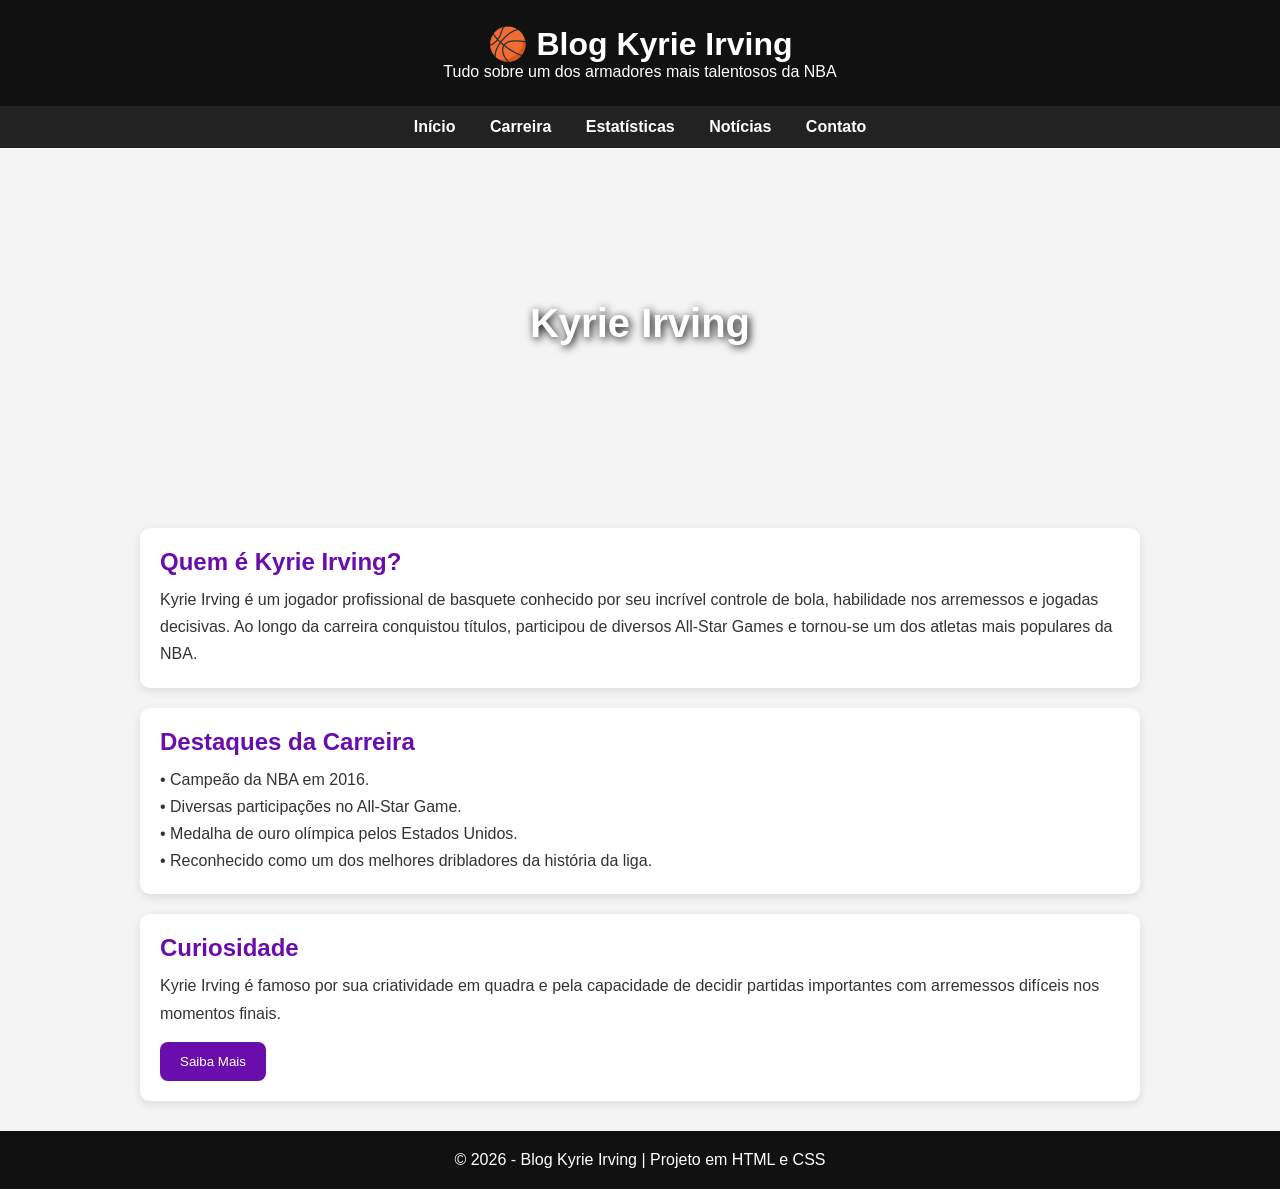
<file: index.html>
<!DOCTYPE html>
<html lang="pt-BR">
<head>
    <meta charset="UTF-8">
    <meta name="viewport" content="width=device-width, initial-scale=1.0">
    <title>Blog Kyrie Irving</title>

    <style>
        *{
            margin:0;
            padding:0;
            box-sizing:border-box;
            font-family:Arial, Helvetica, sans-serif;
        }

        body{
            background:#f4f4f4;
            color:#333;
        }

        header{
            background:#111;
            color:white;
            padding:25px;
            text-align:center;
        }

        nav{
            background:#222;
            padding:12px;
            text-align:center;
        }

        nav a{
            color:white;
            text-decoration:none;
            margin:0 15px;
            font-weight:bold;
        }

        nav a:hover{
            color:gold;
        }

        .banner{
            background:url("https://images.unsplash.com/photo-1546519638-68e109498ffc?auto=format&fit=crop&w=1200&q=80") center/cover;
            height:350px;
            display:flex;
            align-items:center;
            justify-content:center;
            color:white;
            text-shadow:2px 2px 8px black;
            font-size:40px;
            font-weight:bold;
        }

        .container{
            width:90%;
            max-width:1000px;
            margin:30px auto;
        }

        article{
            background:white;
            padding:20px;
            margin-bottom:20px;
            border-radius:10px;
            box-shadow:0 3px 10px rgba(0,0,0,.1);
        }

        article h2{
            color:#6A0DAD;
            margin-bottom:10px;
        }

        article p{
            line-height:1.7;
        }

        footer{
            background:#111;
            color:white;
            text-align:center;
            padding:20px;
            margin-top:30px;
        }

        button{
            background:#6A0DAD;
            color:white;
            border:none;
            padding:12px 20px;
            border-radius:8px;
            cursor:pointer;
            margin-top:15px;
        }

        button:hover{
            background:#4B0082;
        }
    </style>
</head>

<body>

<header>
    <h1>🏀 Blog Kyrie Irving</h1>
    <p>Tudo sobre um dos armadores mais talentosos da NBA</p>
</header>

<nav>
    <a href="#">Início</a>
    <a href="carreira.html">Carreira</a>
    <a href="estatistica.html">Estatísticas</a>
    <a href="noticias.html">Notícias</a>
    <a href="#">Contato</a>
</nav>

<div class="banner">
    Kyrie Irving
</div>

<div class="container">

    <article>
        <h2>Quem é Kyrie Irving?</h2>
        <p>
            Kyrie Irving é um jogador profissional de basquete conhecido por
            seu incrível controle de bola, habilidade nos arremessos e
            jogadas decisivas. Ao longo da carreira conquistou títulos,
            participou de diversos All-Star Games e tornou-se um dos atletas
            mais populares da NBA.
        </p>
    </article>

    <article>
        <h2>Destaques da Carreira</h2>
        <p>
            • Campeão da NBA em 2016.<br>
            • Diversas participações no All-Star Game.<br>
            • Medalha de ouro olímpica pelos Estados Unidos.<br>
            • Reconhecido como um dos melhores dribladores da história da liga.
        </p>
    </article>

    <article>
        <h2>Curiosidade</h2>
        <p>
            Kyrie Irving é famoso por sua criatividade em quadra e pela
            capacidade de decidir partidas importantes com arremessos
            difíceis nos momentos finais.
        </p>

        <button onclick="mostrarMensagem()">
            Saiba Mais
        </button>
    </article>

</div>

<footer>
    <p>© 2026 - Blog Kyrie Irving | Projeto em HTML e CSS</p>
</footer>

<script>
function mostrarMensagem(){
    alert("Obrigado por visitar o Blog Kyrie Irving! 🏀");
}
</script>

</body>
</html>
</file>
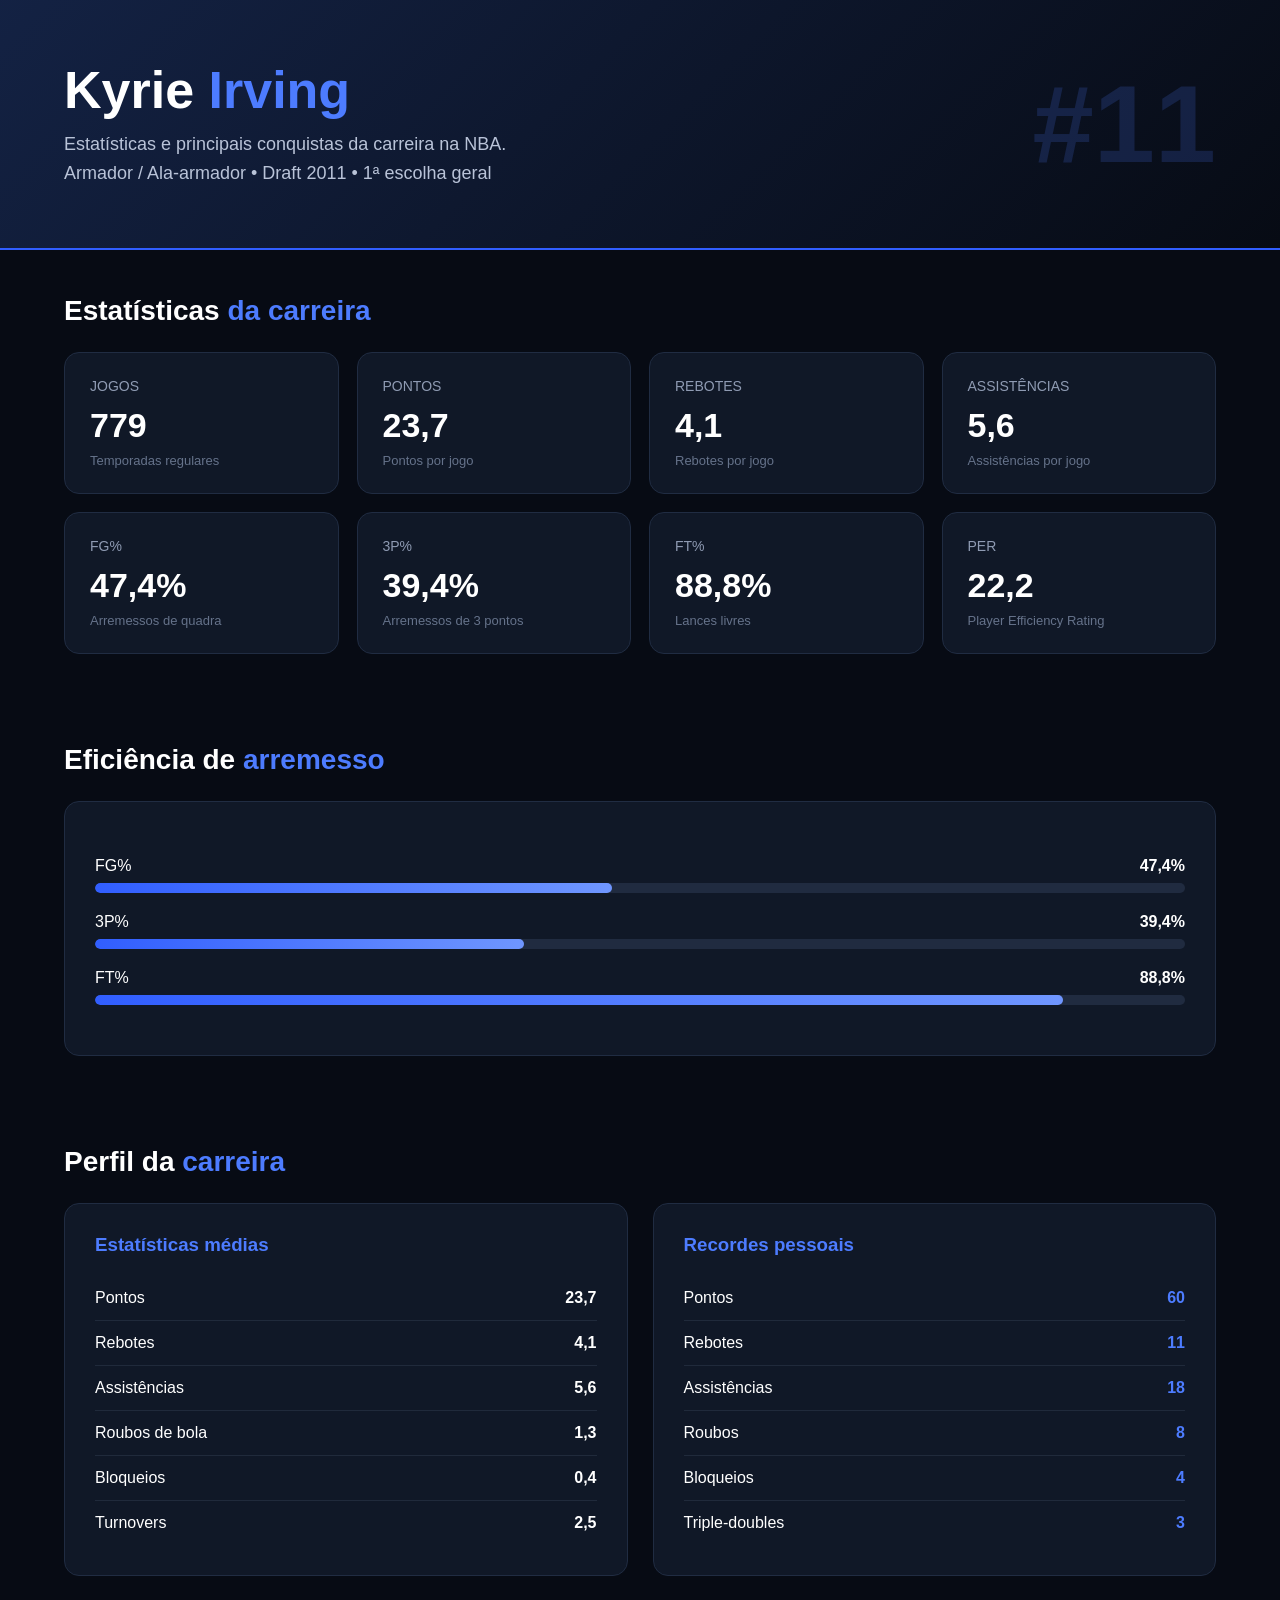
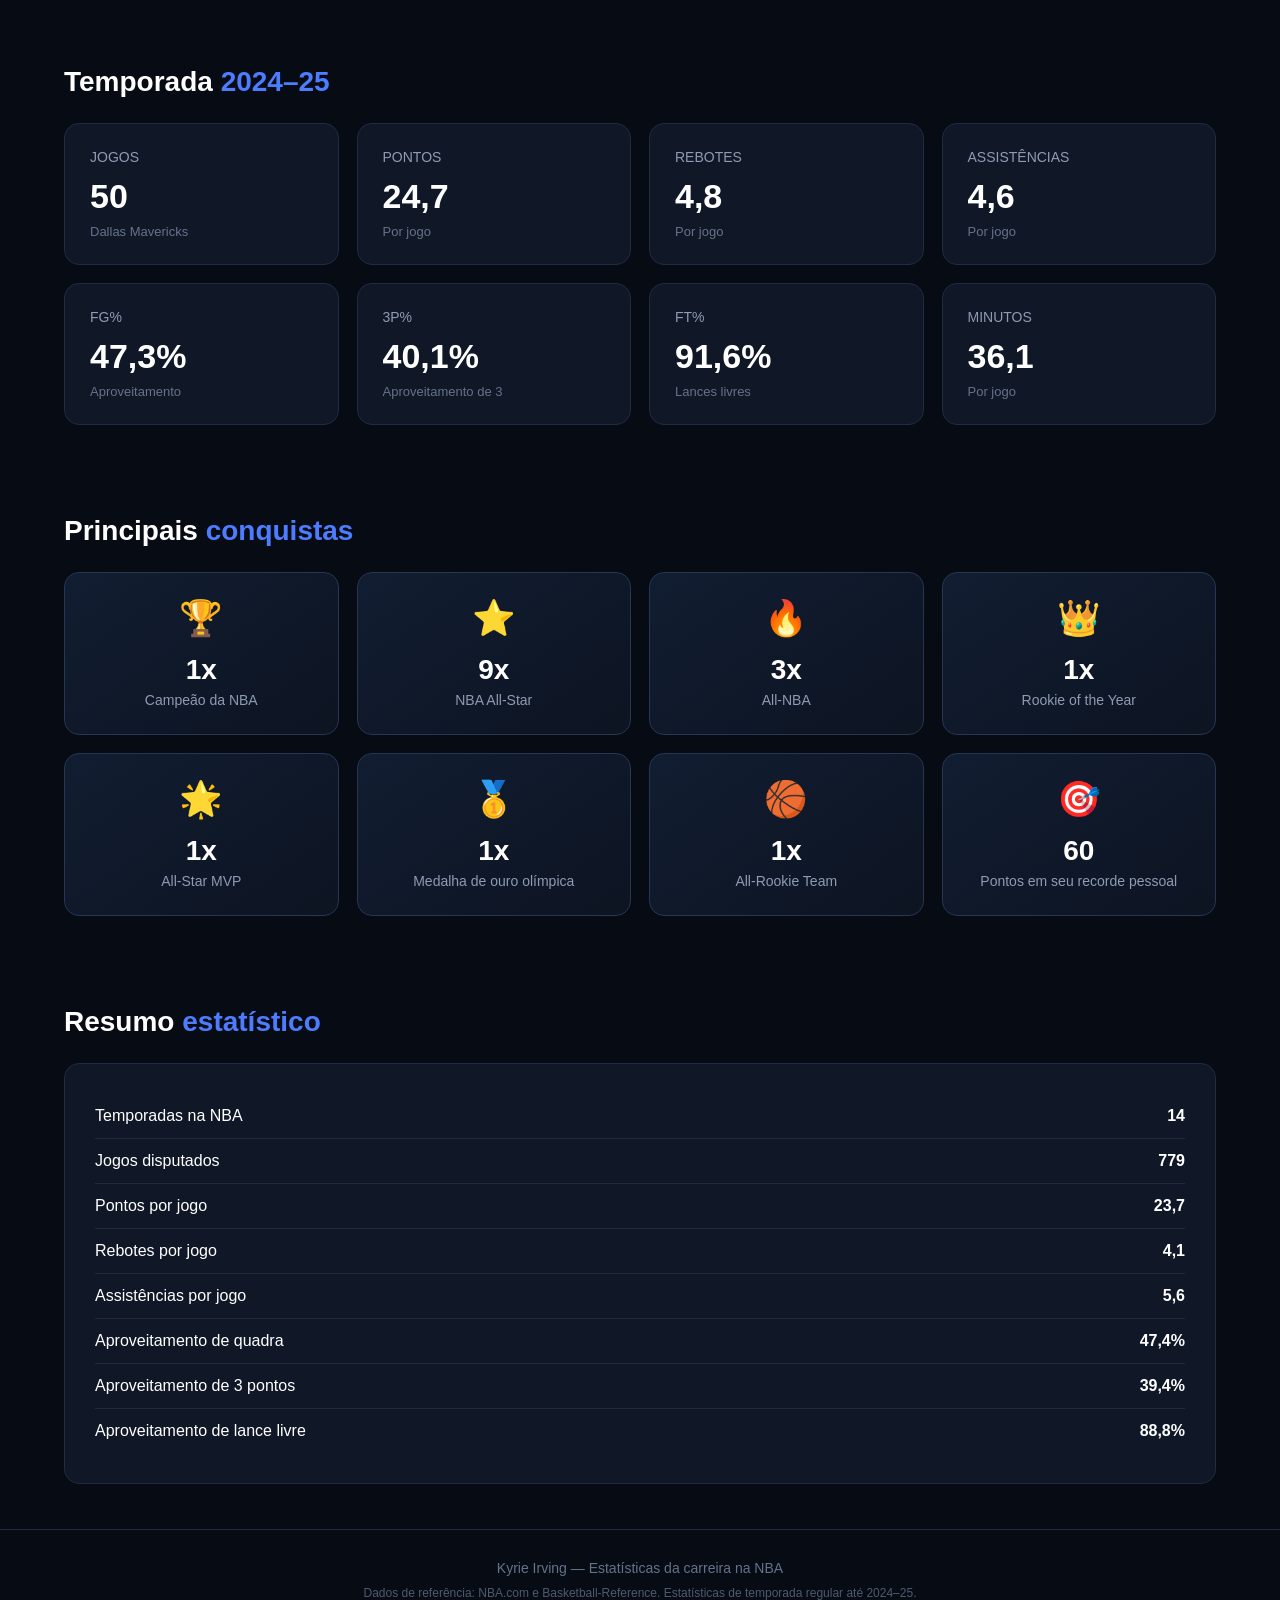
<file: estatistica.html>
<!DOCTYPE html>
<html lang="pt-BR">
<head>
    <meta charset="UTF-8">
    <meta name="viewport" content="width=device-width, initial-scale=1.0">

    <title>Kyrie Irving - Estatísticas da Carreira</title>

    <style>
        * {
            margin: 0;
            padding: 0;
            box-sizing: border-box;
        }

        body {
            font-family: Arial, Helvetica, sans-serif;
            background: #070b14;
            color: #fff;
            min-height: 100vh;
        }

        .container {
            width: 90%;
            max-width: 1200px;
            margin: auto;
        }

        header {
            background:
                linear-gradient(135deg, rgba(20, 35, 70, .95), rgba(7, 11, 20, .98));
            padding: 60px 0;
            border-bottom: 2px solid #315eff;
        }

        .hero {
            display: flex;
            align-items: center;
            justify-content: space-between;
            gap: 40px;
        }

        .hero-text h1 {
            font-size: 52px;
            margin-bottom: 10px;
        }

        .hero-text h1 span {
            color: #4d7cff;
        }

        .hero-text p {
            color: #b9c3d8;
            font-size: 18px;
            line-height: 1.6;
        }

        .number {
            font-size: 110px;
            font-weight: bold;
            color: rgba(77, 124, 255, .18);
        }

        section {
            padding: 45px 0;
        }

        .section-title {
            font-size: 28px;
            margin-bottom: 25px;
        }

        .section-title span {
            color: #4d7cff;
        }

        .stats-grid {
            display: grid;
            grid-template-columns: repeat(4, 1fr);
            gap: 18px;
        }

        .card {
            background: #101827;
            border: 1px solid #202c42;
            border-radius: 15px;
            padding: 25px;
            transition: .3s;
        }

        .card:hover {
            transform: translateY(-5px);
            border-color: #4d7cff;
            box-shadow: 0 10px 30px rgba(77, 124, 255, .12);
        }

        .card .label {
            color: #8f9bb3;
            font-size: 14px;
            margin-bottom: 12px;
        }

        .card .value {
            font-size: 34px;
            font-weight: bold;
        }

        .card .description {
            color: #65728a;
            font-size: 13px;
            margin-top: 8px;
        }

        .career {
            display: grid;
            grid-template-columns: 1fr 1fr;
            gap: 25px;
        }

        .career-box {
            background: #101827;
            border-radius: 15px;
            padding: 30px;
            border: 1px solid #202c42;
        }

        .career-box h3 {
            color: #4d7cff;
            margin-bottom: 20px;
        }

        .stat-line {
            display: flex;
            justify-content: space-between;
            padding: 13px 0;
            border-bottom: 1px solid #202a3b;
        }

        .stat-line:last-child {
            border-bottom: none;
        }

        .stat-line span:last-child {
            font-weight: bold;
        }

        .table-wrapper {
            overflow-x: auto;
            background: #101827;
            border-radius: 15px;
            border: 1px solid #202c42;
        }

        table {
            width: 100%;
            border-collapse: collapse;
            min-width: 750px;
        }

        th,
        td {
            padding: 16px;
            text-align: center;
            border-bottom: 1px solid #202a3b;
        }

        th {
            background: #172238;
            color: #6f96ff;
            font-size: 14px;
        }

        td {
            color: #d7deea;
        }

        tr:hover td {
            background: #141f33;
        }

        .highlight {
            color: #4d7cff;
            font-weight: bold;
        }

        .achievements {
            display: grid;
            grid-template-columns: repeat(4, 1fr);
            gap: 18px;
        }

        .achievement {
            background: linear-gradient(145deg, #111d31, #0d1422);
            border: 1px solid #273653;
            border-radius: 15px;
            padding: 25px;
            text-align: center;
        }

        .achievement .icon {
            font-size: 35px;
            margin-bottom: 15px;
        }

        .achievement strong {
            display: block;
            font-size: 28px;
            color: #fff;
            margin-bottom: 5px;
        }

        .achievement span {
            color: #8f9bb3;
            font-size: 14px;
        }

        .bar-container {
            margin-top: 25px;
        }

        .bar-item {
            margin-bottom: 20px;
        }

        .bar-header {
            display: flex;
            justify-content: space-between;
            margin-bottom: 8px;
        }

        .bar {
            width: 100%;
            height: 10px;
            background: #202b40;
            border-radius: 20px;
            overflow: hidden;
        }

        .bar-fill {
            height: 100%;
            background: linear-gradient(90deg, #315eff, #6f96ff);
            border-radius: 20px;
        }

        footer {
            border-top: 1px solid #202c42;
            padding: 30px 0;
            text-align: center;
            color: #65728a;
            font-size: 14px;
        }

        .source {
            margin-top: 10px;
            font-size: 12px;
            color: #4e5b70;
        }

        @media (max-width: 900px) {
            .stats-grid,
            .achievements {
                grid-template-columns: repeat(2, 1fr);
            }

            .career {
                grid-template-columns: 1fr;
            }

            .hero-text h1 {
                font-size: 40px;
            }

            .number {
                font-size: 80px;
            }
        }

        @media (max-width: 600px) {
            .stats-grid,
            .achievements {
                grid-template-columns: 1fr;
            }

            .hero {
                flex-direction: column;
                text-align: center;
            }

            .number {
                display: none;
            }

            .hero-text h1 {
                font-size: 34px;
            }
        }
    </style>
</head>

<body>

<header>
    <div class="container hero">

        <div class="hero-text">
            <h1>Kyrie <span>Irving</span></h1>

            <p>
                Estatísticas e principais conquistas da carreira na NBA.
                <br>
                Armador / Ala-armador • Draft 2011 • 1ª escolha geral
            </p>
        </div>

        <div class="number">
            #11
        </div>

    </div>
</header>


<main class="container">

    <!-- ESTATÍSTICAS PRINCIPAIS -->
    <section>

        <h2 class="section-title">
            Estatísticas <span>da carreira</span>
        </h2>

        <div class="stats-grid">

            <div class="card">
                <div class="label">JOGOS</div>
                <div class="value">779</div>
                <div class="description">Temporadas regulares</div>
            </div>

            <div class="card">
                <div class="label">PONTOS</div>
                <div class="value">23,7</div>
                <div class="description">Pontos por jogo</div>
            </div>

            <div class="card">
                <div class="label">REBOTES</div>
                <div class="value">4,1</div>
                <div class="description">Rebotes por jogo</div>
            </div>

            <div class="card">
                <div class="label">ASSISTÊNCIAS</div>
                <div class="value">5,6</div>
                <div class="description">Assistências por jogo</div>
            </div>

            <div class="card">
                <div class="label">FG%</div>
                <div class="value">47,4%</div>
                <div class="description">Arremessos de quadra</div>
            </div>

            <div class="card">
                <div class="label">3P%</div>
                <div class="value">39,4%</div>
                <div class="description">Arremessos de 3 pontos</div>
            </div>

            <div class="card">
                <div class="label">FT%</div>
                <div class="value">88,8%</div>
                <div class="description">Lances livres</div>
            </div>

            <div class="card">
                <div class="label">PER</div>
                <div class="value">22,2</div>
                <div class="description">Player Efficiency Rating</div>
            </div>

        </div>

    </section>


    <!-- COMPARAÇÃO DE EFICIÊNCIA -->
    <section>

        <h2 class="section-title">
            Eficiência de <span>arremesso</span>
        </h2>

        <div class="career-box">

            <div class="bar-container">

                <div class="bar-item">
                    <div class="bar-header">
                        <span>FG%</span>
                        <strong>47,4%</strong>
                    </div>

                    <div class="bar">
                        <div class="bar-fill" style="width:47.4%"></div>
                    </div>
                </div>


                <div class="bar-item">
                    <div class="bar-header">
                        <span>3P%</span>
                        <strong>39,4%</strong>
                    </div>

                    <div class="bar">
                        <div class="bar-fill" style="width:39.4%"></div>
                    </div>
                </div>


                <div class="bar-item">
                    <div class="bar-header">
                        <span>FT%</span>
                        <strong>88,8%</strong>
                    </div>

                    <div class="bar">
                        <div class="bar-fill" style="width:88.8%"></div>
                    </div>
                </div>

            </div>

        </div>

    </section>


    <!-- CARREIRA -->
    <section>

        <h2 class="section-title">
            Perfil da <span>carreira</span>
        </h2>

        <div class="career">

            <div class="career-box">

                <h3>Estatísticas médias</h3>

                <div class="stat-line">
                    <span>Pontos</span>
                    <span>23,7</span>
                </div>

                <div class="stat-line">
                    <span>Rebotes</span>
                    <span>4,1</span>
                </div>

                <div class="stat-line">
                    <span>Assistências</span>
                    <span>5,6</span>
                </div>

                <div class="stat-line">
                    <span>Roubos de bola</span>
                    <span>1,3</span>
                </div>

                <div class="stat-line">
                    <span>Bloqueios</span>
                    <span>0,4</span>
                </div>

                <div class="stat-line">
                    <span>Turnovers</span>
                    <span>2,5</span>
                </div>

            </div>


            <div class="career-box">

                <h3>Recordes pessoais</h3>

                <div class="stat-line">
                    <span>Pontos</span>
                    <span class="highlight">60</span>
                </div>

                <div class="stat-line">
                    <span>Rebotes</span>
                    <span class="highlight">11</span>
                </div>

                <div class="stat-line">
                    <span>Assistências</span>
                    <span class="highlight">18</span>
                </div>

                <div class="stat-line">
                    <span>Roubos</span>
                    <span class="highlight">8</span>
                </div>

                <div class="stat-line">
                    <span>Bloqueios</span>
                    <span class="highlight">4</span>
                </div>

                <div class="stat-line">
                    <span>Triple-doubles</span>
                    <span class="highlight">3</span>
                </div>

            </div>

        </div>

    </section>


    <!-- TEMPORADA MAIS RECENTE -->
    <section>

        <h2 class="section-title">
            Temporada <span>2024–25</span>
        </h2>

        <div class="stats-grid">

            <div class="card">
                <div class="label">JOGOS</div>
                <div class="value">50</div>
                <div class="description">Dallas Mavericks</div>
            </div>

            <div class="card">
                <div class="label">PONTOS</div>
                <div class="value">24,7</div>
                <div class="description">Por jogo</div>
            </div>

            <div class="card">
                <div class="label">REBOTES</div>
                <div class="value">4,8</div>
                <div class="description">Por jogo</div>
            </div>

            <div class="card">
                <div class="label">ASSISTÊNCIAS</div>
                <div class="value">4,6</div>
                <div class="description">Por jogo</div>
            </div>

            <div class="card">
                <div class="label">FG%</div>
                <div class="value">47,3%</div>
                <div class="description">Aproveitamento</div>
            </div>

            <div class="card">
                <div class="label">3P%</div>
                <div class="value">40,1%</div>
                <div class="description">Aproveitamento de 3</div>
            </div>

            <div class="card">
                <div class="label">FT%</div>
                <div class="value">91,6%</div>
                <div class="description">Lances livres</div>
            </div>

            <div class="card">
                <div class="label">MINUTOS</div>
                <div class="value">36,1</div>
                <div class="description">Por jogo</div>
            </div>

        </div>

    </section>


    <!-- CONQUISTAS -->
    <section>

        <h2 class="section-title">
            Principais <span>conquistas</span>
        </h2>

        <div class="achievements">

            <div class="achievement">
                <div class="icon">🏆</div>
                <strong>1x</strong>
                <span>Campeão da NBA</span>
            </div>

            <div class="achievement">
                <div class="icon">⭐</div>
                <strong>9x</strong>
                <span>NBA All-Star</span>
            </div>

            <div class="achievement">
                <div class="icon">🔥</div>
                <strong>3x</strong>
                <span>All-NBA</span>
            </div>

            <div class="achievement">
                <div class="icon">👑</div>
                <strong>1x</strong>
                <span>Rookie of the Year</span>
            </div>

            <div class="achievement">
                <div class="icon">🌟</div>
                <strong>1x</strong>
                <span>All-Star MVP</span>
            </div>

            <div class="achievement">
                <div class="icon">🥇</div>
                <strong>1x</strong>
                <span>Medalha de ouro olímpica</span>
            </div>

            <div class="achievement">
                <div class="icon">🏀</div>
                <strong>1x</strong>
                <span>All-Rookie Team</span>
            </div>

            <div class="achievement">
                <div class="icon">🎯</div>
                <strong>60</strong>
                <span>Pontos em seu recorde pessoal</span>
            </div>

        </div>

    </section>


    <!-- RESUMO -->
    <section>

        <h2 class="section-title">
            Resumo <span>estatístico</span>
        </h2>

        <div class="career-box">

            <div class="stat-line">
                <span>Temporadas na NBA</span>
                <span>14</span>
            </div>

            <div class="stat-line">
                <span>Jogos disputados</span>
                <span>779</span>
            </div>

            <div class="stat-line">
                <span>Pontos por jogo</span>
                <span>23,7</span>
            </div>

            <div class="stat-line">
                <span>Rebotes por jogo</span>
                <span>4,1</span>
            </div>

            <div class="stat-line">
                <span>Assistências por jogo</span>
                <span>5,6</span>
            </div>

            <div class="stat-line">
                <span>Aproveitamento de quadra</span>
                <span>47,4%</span>
            </div>

            <div class="stat-line">
                <span>Aproveitamento de 3 pontos</span>
                <span>39,4%</span>
            </div>

            <div class="stat-line">
                <span>Aproveitamento de lance livre</span>
                <span>88,8%</span>
            </div>

        </div>

    </section>

</main>


<footer>

    <p>
        Kyrie Irving — Estatísticas da carreira na NBA
    </p>

    <p class="source">
        Dados de referência: NBA.com e Basketball-Reference.
        Estatísticas de temporada regular até 2024–25.
    </p>

</footer>

</body>
</html>
</file>
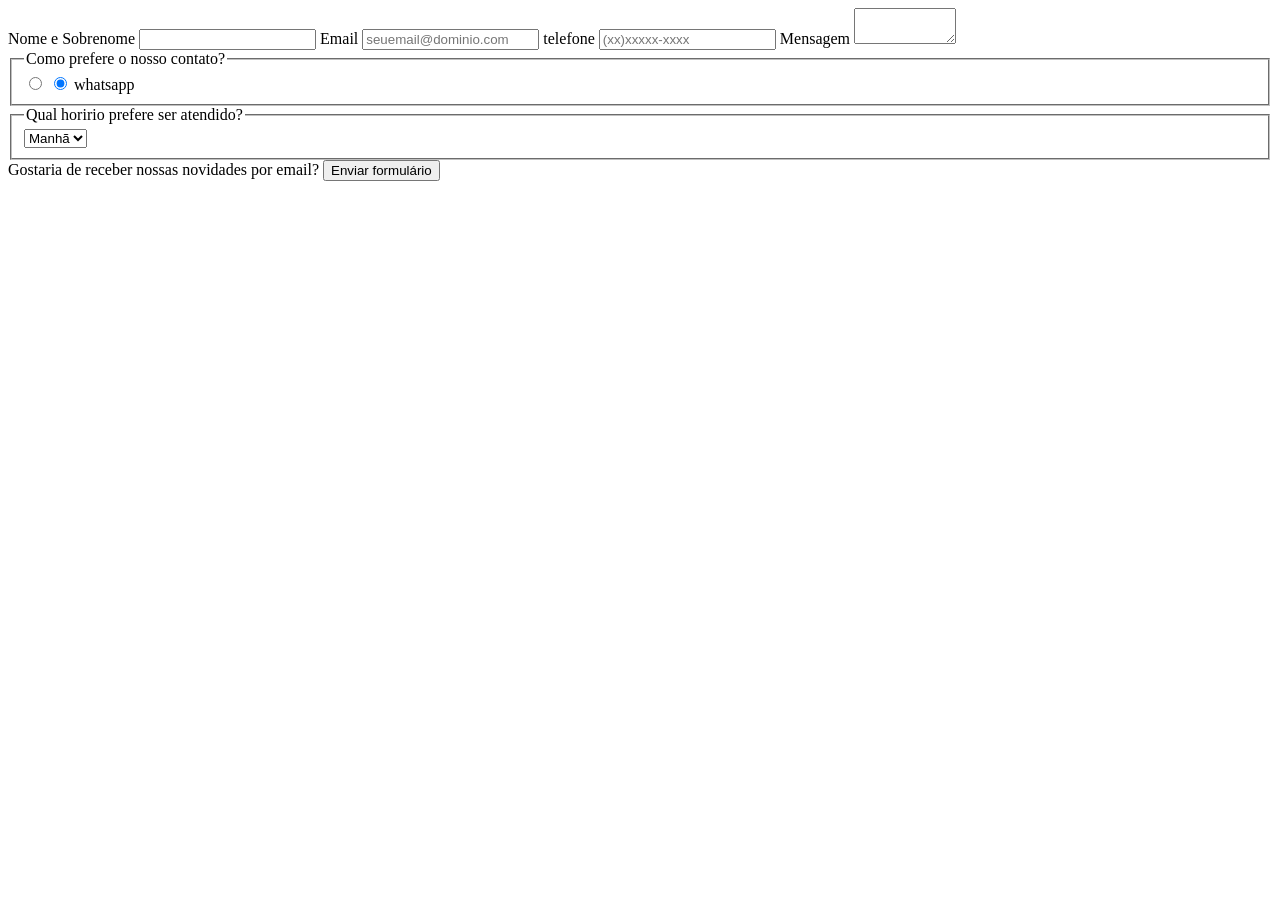
<file: formulario.html>
<!DOCTYPE html>
<html lang="en">
<head>
    <meta charset="UTF-8">
    <meta name="viewport" content="width=device-width, initial-scale=1.0">
    <title>Document</title>
</head>
<body>
    <form action="">
        <label for="nomesobrenome">Nome e Sobrenome</label>
        <input type="text"
        id="nomesobrenome"
        class="inputpadrao"
        required>

        <label for="email]">Email</label>
        <input type="text"
        type = "email"
        id="email"
        class="inputpadrao"
        required
        placeholder = "seuemail@dominio.com">

        <label for="telefone">telefone</label>
        <input type="tel" 
        id="telefone"
        class="inputpadrao"
        required
        placeholder="(xx)xxxxx-xxxx">

        <label for="mensagem">Mensagem</label>
        <textarea name="70" cols="10" 
        id="mensagem" class="inputpadrao" required></textarea>
        <fieldset>
            <legend>Como prefere o nosso contato?</legend>
            <label for="radio-email">
                <input type="radio" name="contato"
                value="email" id="radio-email">
                </label>

            <label for="radio-whatsapp">
                <input type="radio"
                name="contato"
                value="whatsapp" id="radio-whatsapp" checked>
                whatsapp
            </label>
        </fieldset>

        <fieldset>
            <legend>Qual horirio prefere ser atendido?</legend>
            <select>
                <option>Manhã</option>
                <option>Tarde</option>
                <option>Noite</option>
            </select>
        </fieldset>
        <label for="checkbox" checked>Gostaria de receber nossas novidades por email?</label>

        <input type="submit" value="Enviar formulário" class="Enviar">
    </form>
</body>
</html>
</file>
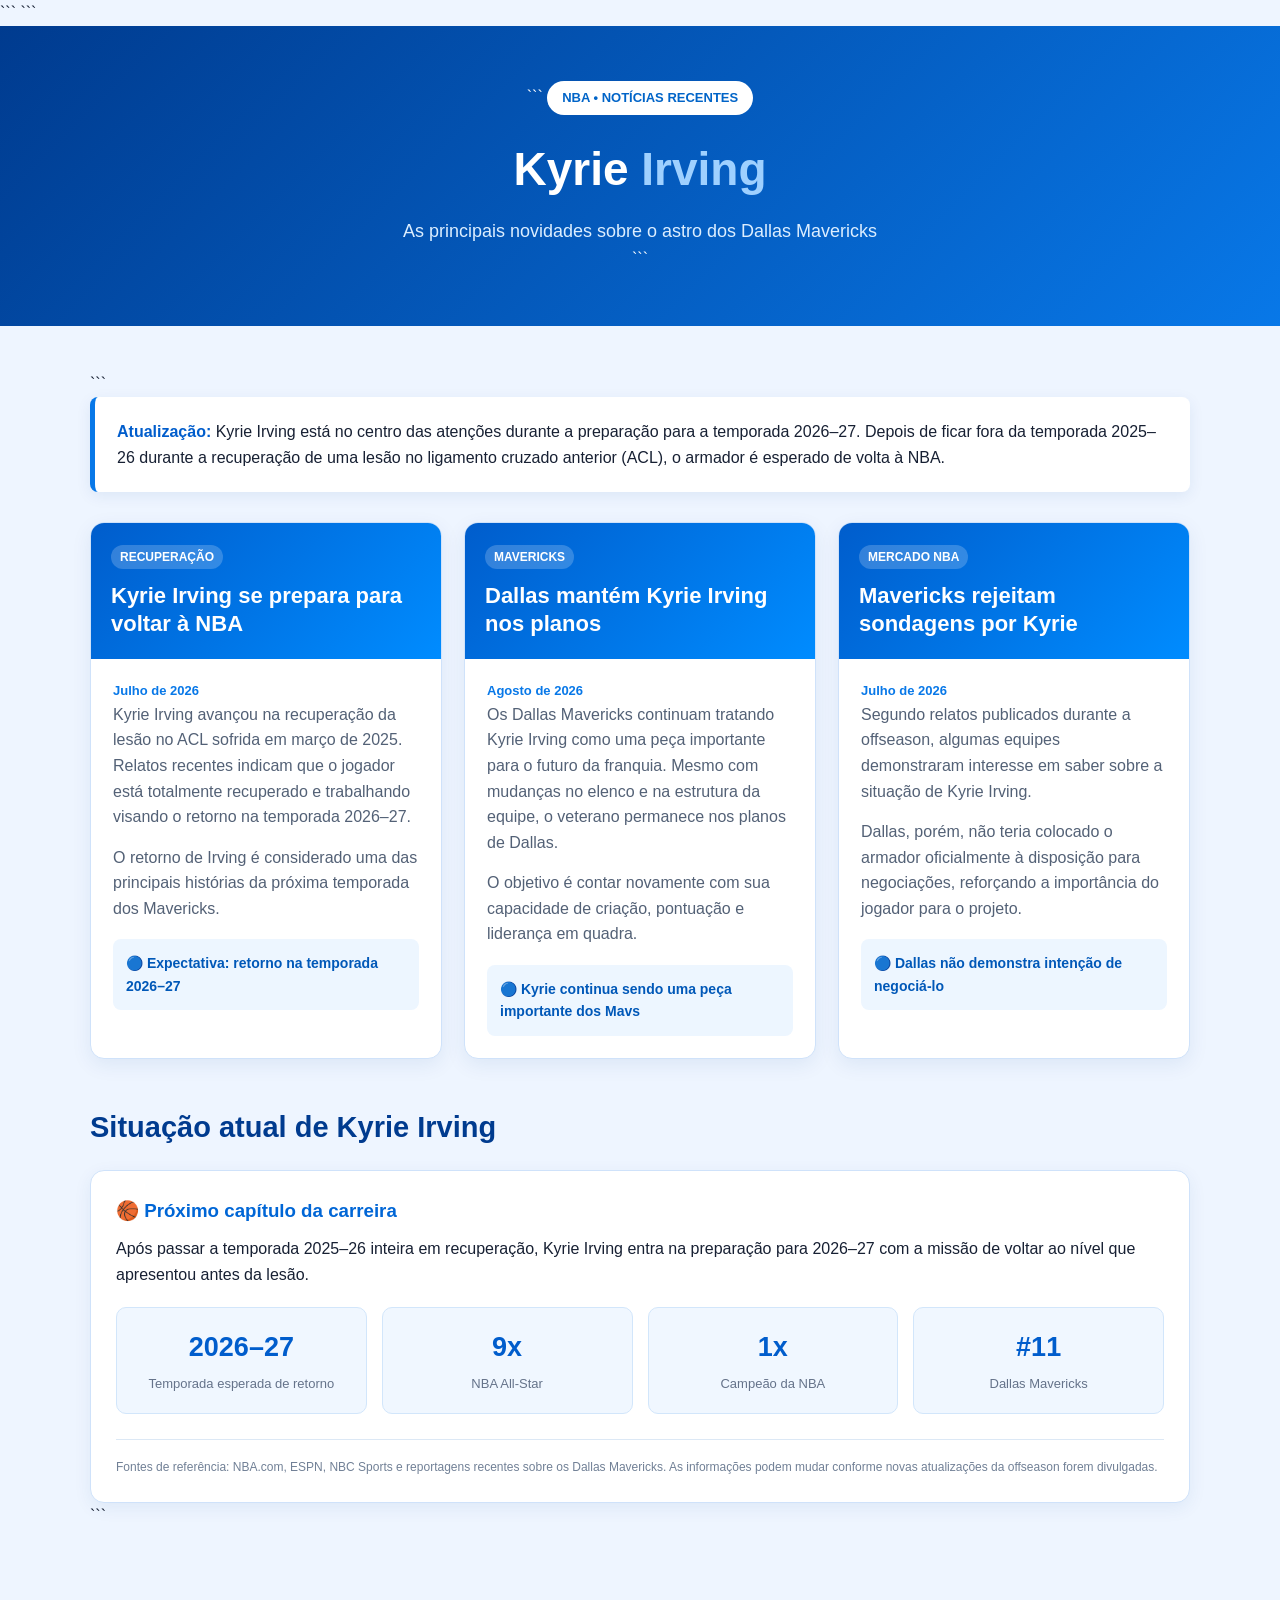
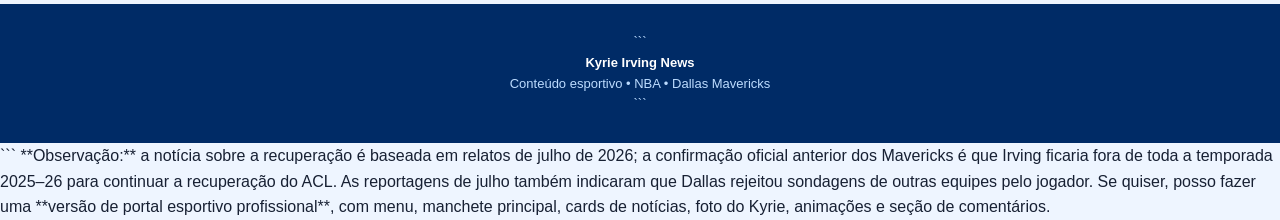
<file: noticias.html>
<!DOCTYPE html>

<html lang="pt-BR">
<head>
    <meta charset="UTF-8">
    <meta name="viewport" content="width=device-width, initial-scale=1.0">

```
<title>Notícias Recentes - Kyrie Irving</title>

<style>
    * {
        margin: 0;
        padding: 0;
        box-sizing: border-box;
    }

    body {
        font-family: Arial, Helvetica, sans-serif;
        background: #eef5ff;
        color: #172033;
        line-height: 1.6;
    }

    .container {
        width: 92%;
        max-width: 1100px;
        margin: auto;
    }

    header {
        background: linear-gradient(135deg, #003b8f, #0878e8);
        color: white;
        padding: 55px 20px;
        text-align: center;
    }

    header h1 {
        font-size: 46px;
        margin-bottom: 10px;
    }

    header h1 span {
        color: #9ed0ff;
    }

    header p {
        font-size: 18px;
        color: #dceeff;
    }

    .badge {
        display: inline-block;
        background: #ffffff;
        color: #0064c8;
        padding: 7px 15px;
        border-radius: 20px;
        font-size: 13px;
        font-weight: bold;
        margin-bottom: 18px;
    }

    main {
        padding: 45px 0;
    }

    .intro {
        background: white;
        border-left: 5px solid #0878e8;
        padding: 22px;
        margin-bottom: 30px;
        border-radius: 8px;
        box-shadow: 0 4px 15px rgba(0, 65, 140, 0.08);
    }

    .intro strong {
        color: #005dcc;
    }

    .news-grid {
        display: grid;
        grid-template-columns: repeat(3, 1fr);
        gap: 22px;
    }

    .news-card {
        background: white;
        border-radius: 14px;
        overflow: hidden;
        border: 1px solid #cfe2fa;
        box-shadow: 0 6px 20px rgba(0, 66, 145, 0.08);
        transition: 0.3s;
    }

    .news-card:hover {
        transform: translateY(-6px);
        box-shadow: 0 12px 28px rgba(0, 80, 170, 0.16);
    }

    .news-top {
        background: linear-gradient(135deg, #005dcc, #008cff);
        color: white;
        padding: 20px;
    }

    .news-top .tag {
        font-size: 12px;
        font-weight: bold;
        background: rgba(255,255,255,0.2);
        padding: 5px 9px;
        border-radius: 12px;
    }

    .news-top h2 {
        margin-top: 13px;
        font-size: 22px;
        line-height: 1.3;
    }

    .news-content {
        padding: 22px;
    }

    .news-content p {
        color: #536176;
        margin-bottom: 15px;
    }

    .date {
        color: #0878e8;
        font-size: 13px;
        font-weight: bold;
    }

    .highlight {
        margin-top: 18px;
        padding: 13px;
        background: #edf6ff;
        border-radius: 8px;
        color: #0058b8;
        font-weight: bold;
        font-size: 14px;
    }

    .section-title {
        margin: 45px 0 20px;
        color: #003b8f;
        font-size: 29px;
    }

    .update {
        background: #ffffff;
        border-radius: 14px;
        padding: 25px;
        border: 1px solid #cfe2fa;
        box-shadow: 0 5px 18px rgba(0, 66, 145, 0.07);
    }

    .update h3 {
        color: #0066d6;
        margin-bottom: 10px;
    }

    .stats {
        display: grid;
        grid-template-columns: repeat(4, 1fr);
        gap: 15px;
        margin-top: 20px;
    }

    .stat {
        background: #f0f7ff;
        border: 1px solid #d2e6fb;
        padding: 18px;
        text-align: center;
        border-radius: 10px;
    }

    .stat strong {
        display: block;
        font-size: 27px;
        color: #005dcc;
    }

    .stat span {
        color: #65738a;
        font-size: 13px;
    }

    .source {
        margin-top: 25px;
        padding-top: 18px;
        border-top: 1px solid #dce8f5;
        font-size: 12px;
        color: #718096;
    }

    footer {
        background: #002b66;
        color: #bcdcff;
        text-align: center;
        padding: 28px;
        margin-top: 30px;
        font-size: 13px;
    }

    footer strong {
        color: white;
    }

    @media (max-width: 850px) {
        .news-grid {
            grid-template-columns: 1fr;
        }

        .stats {
            grid-template-columns: repeat(2, 1fr);
        }

        header h1 {
            font-size: 36px;
        }
    }

    @media (max-width: 500px) {
        .stats {
            grid-template-columns: 1fr;
        }
    }
</style>
```

</head>

<body>

<header>
    <div class="container">

```
    <div class="badge">NBA • NOTÍCIAS RECENTES</div>

    <h1>Kyrie <span>Irving</span></h1>

    <p>
        As principais novidades sobre o astro dos Dallas Mavericks
    </p>

</div>
```

</header>

<main class="container">

```
<div class="intro">
    <strong>Atualização:</strong>
    Kyrie Irving está no centro das atenções durante a preparação
    para a temporada 2026–27. Depois de ficar fora da temporada
    2025–26 durante a recuperação de uma lesão no ligamento cruzado
    anterior (ACL), o armador é esperado de volta à NBA.
</div>


<div class="news-grid">

    <!-- NOTÍCIA 1 -->

    <article class="news-card">

        <div class="news-top">

            <span class="tag">RECUPERAÇÃO</span>

            <h2>
                Kyrie Irving se prepara para voltar à NBA
            </h2>

        </div>

        <div class="news-content">

            <div class="date">
                Julho de 2026
            </div>

            <p>
                Kyrie Irving avançou na recuperação da lesão no ACL
                sofrida em março de 2025. Relatos recentes indicam que
                o jogador está totalmente recuperado e trabalhando
                visando o retorno na temporada 2026–27.
            </p>

            <p>
                O retorno de Irving é considerado uma das principais
                histórias da próxima temporada dos Mavericks.
            </p>

            <div class="highlight">
                🔵 Expectativa: retorno na temporada 2026–27
            </div>

        </div>

    </article>


    <!-- NOTÍCIA 2 -->

    <article class="news-card">

        <div class="news-top">

            <span class="tag">MAVERICKS</span>

            <h2>
                Dallas mantém Kyrie Irving nos planos
            </h2>

        </div>

        <div class="news-content">

            <div class="date">
                Agosto de 2026
            </div>

            <p>
                Os Dallas Mavericks continuam tratando Kyrie Irving
                como uma peça importante para o futuro da franquia.
                Mesmo com mudanças no elenco e na estrutura da equipe,
                o veterano permanece nos planos de Dallas.
            </p>

            <p>
                O objetivo é contar novamente com sua capacidade de
                criação, pontuação e liderança em quadra.
            </p>

            <div class="highlight">
                🔵 Kyrie continua sendo uma peça importante dos Mavs
            </div>

        </div>

    </article>


    <!-- NOTÍCIA 3 -->

    <article class="news-card">

        <div class="news-top">

            <span class="tag">MERCADO NBA</span>

            <h2>
                Mavericks rejeitam sondagens por Kyrie
            </h2>

        </div>

        <div class="news-content">

            <div class="date">
                Julho de 2026
            </div>

            <p>
                Segundo relatos publicados durante a offseason,
                algumas equipes demonstraram interesse em saber
                sobre a situação de Kyrie Irving.
            </p>

            <p>
                Dallas, porém, não teria colocado o armador
                oficialmente à disposição para negociações,
                reforçando a importância do jogador para o projeto.
            </p>

            <div class="highlight">
                🔵 Dallas não demonstra intenção de negociá-lo
            </div>

        </div>

    </article>

</div>


<h2 class="section-title">
    Situação atual de Kyrie Irving
</h2>


<div class="update">

    <h3>
        🏀 Próximo capítulo da carreira
    </h3>

    <p>
        Após passar a temporada 2025–26 inteira em recuperação,
        Kyrie Irving entra na preparação para 2026–27 com a missão
        de voltar ao nível que apresentou antes da lesão.
    </p>

    <div class="stats">

        <div class="stat">
            <strong>2026–27</strong>
            <span>Temporada esperada de retorno</span>
        </div>

        <div class="stat">
            <strong>9x</strong>
            <span>NBA All-Star</span>
        </div>

        <div class="stat">
            <strong>1x</strong>
            <span>Campeão da NBA</span>
        </div>

        <div class="stat">
            <strong>#11</strong>
            <span>Dallas Mavericks</span>
        </div>

    </div>

    <div class="source">
        Fontes de referência: NBA.com, ESPN, NBC Sports e reportagens
        recentes sobre os Dallas Mavericks. As informações podem mudar
        conforme novas atualizações da offseason forem divulgadas.
    </div>

</div>
```

</main>

<footer>

```
<p>
    <strong>Kyrie Irving News</strong>
</p>

<p>
    Conteúdo esportivo • NBA • Dallas Mavericks
</p>
```

</footer>

</body>
</html>
```

**Observação:** a notícia sobre a recuperação é baseada em relatos de julho de 2026; a confirmação oficial anterior dos Mavericks é que Irving ficaria fora de toda a temporada 2025–26 para continuar a recuperação do ACL. As reportagens de julho também indicaram que Dallas rejeitou sondagens de outras equipes pelo jogador.

Se quiser, posso fazer uma **versão de portal esportivo profissional**, com menu, manchete principal, cards de notícias, foto do Kyrie, animações e seção de comentários.
</file>
